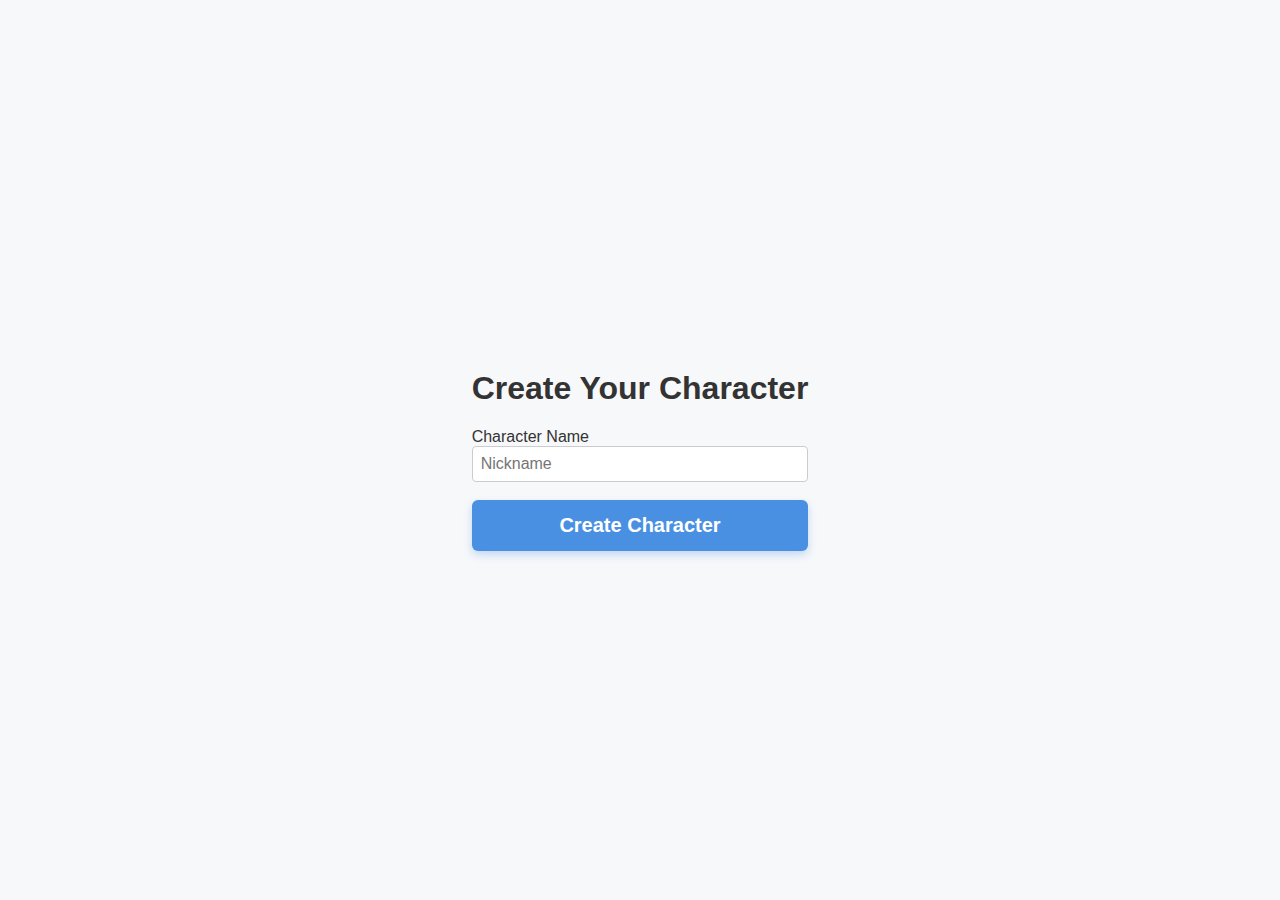
<file: index.html>
<!DOCTYPE html>
<html lang="en">
<head>
    <meta charset="UTF-8">
    <meta name="viewport" content="width=device-width, initial-scale=1.0">
    <title>Not Fight Club</title>
    <link rel="stylesheet" href="index.css">
    <link rel="icon" href="5.png">
</head>
<body>
    <main>
        <form id="registerForm">
            <h1>Create Your Character</h1>
            <div>
                <label>Character Name</label>
                <input id="nameInput" type="text" name="Name" placeholder="Nickname" required><br>
            </div>
            <div><button type="submit">Create Character</button></div>
        </form>
    </main>

    <script src="index.js" defer></script>
</body>
</html>
</file>
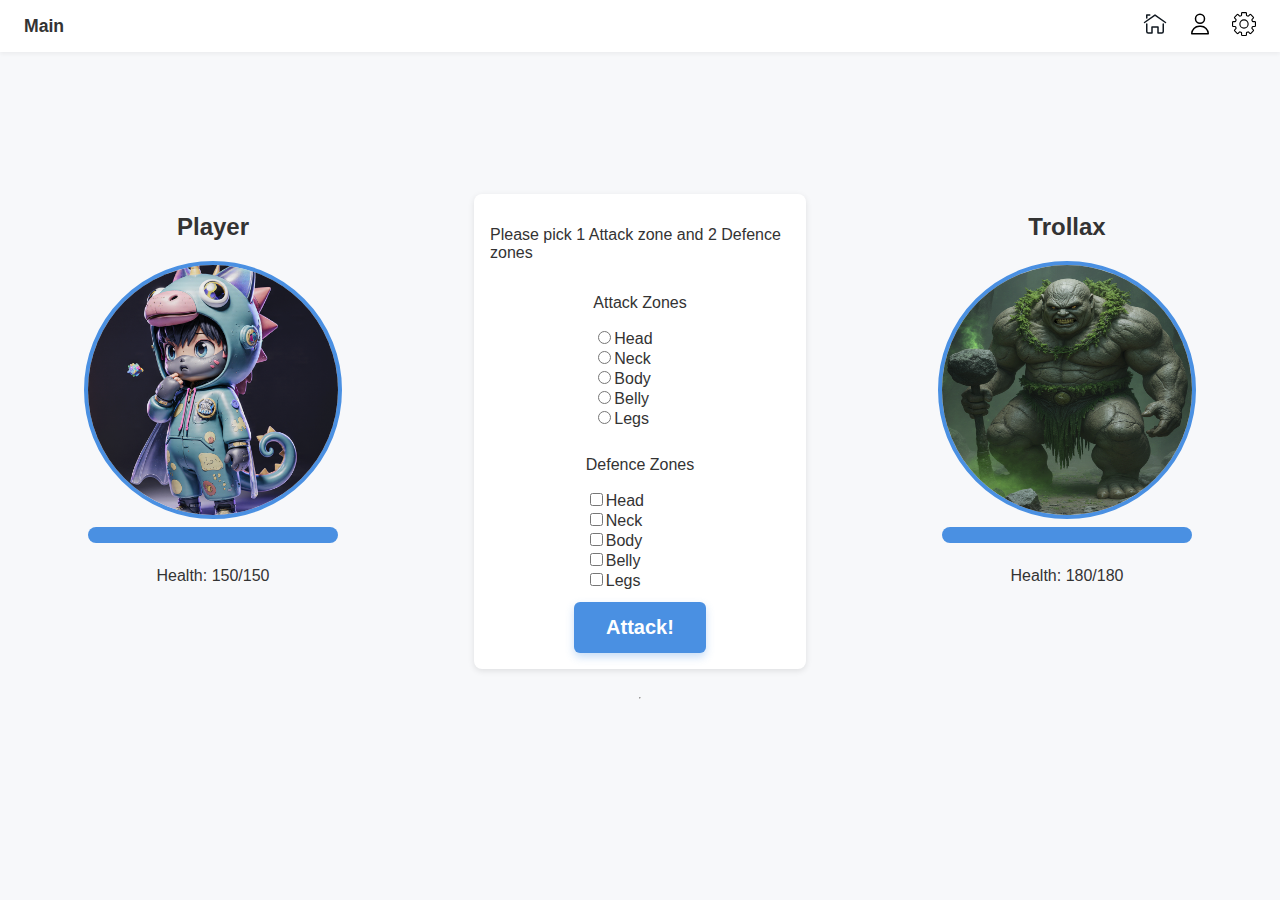
<file: fight.html>
<!DOCTYPE html>
<html lang="en">
<head>
    <meta charset="UTF-8">
    <meta name="viewport" content="width=device-width, initial-scale=1.0">
    <title>Settings</title>
    <link rel="stylesheet" href="index.css">
    <link rel="icon" href="5.png">
</head>
<body>
    <header>
        <p>Main</p>
        <div class="icons">
            <a href="home.html"><img src="home.svg" alt="home"></a>
            <a href="profile.html"><img src="profile.svg" alt="profile"></a>
            <a href="settings.html"><img src="setting.svg" alt="setting"></a>
        </div>
    </header>

    <main>
        <div class="fight-row">

            <div class="fighter player">
                <h2><span id="currentName">Player</span></h2>
                <div id="avatarContainer" class="profile-avatar">
                    <img id="currentAvatar" src="3.png" alt="Character">
                </div>
                <div class="health-bar"><div id="playerHealthBar" class="health-fill"></div></div>
                <p>Health: <span id="playerHealth">150/150</span></p>
            </div>

            <div class="fight-controls">
                <p>Please pick 1 Attack zone and 2 Defence zones</p>
                <div>
                    <p>Attack Zones</p>
                    <label><input type="radio" name="attack" value="Head">Head</label>
                    <label><input type="radio" name="attack" value="Neck">Neck</label>
                    <label><input type="radio" name="attack" value="Body">Body</label>
                    <label><input type="radio" name="attack" value="Belly">Belly</label>
                    <label><input type="radio" name="attack" value="Legs">Legs</label>
                </div>
                <div>
                    <p>Defence Zones</p>
                    <label><input type="checkbox" name="defence" value="Head">Head</label>
                    <label><input type="checkbox" name="defence" value="Neck">Neck</label>
                    <label><input type="checkbox" name="defence" value="Body">Body</label>
                    <label><input type="checkbox" name="defence" value="Belly">Belly</label>
                    <label><input type="checkbox" name="defence" value="Legs">Legs</label>
                </div>
                <button id="attackBtn" type="button">Attack!</button>
            </div>

            <div class="fighter enemy">
                <h2 id="enemyName">NeonWhisk</h2>
                <img id="enemyAvatar" src="6.png" alt="Character" class="profile-avatar">
                <div class="health-bar"><div id="enemyHealthBar" class="health-fill"></div></div>
                <p>Health: <span id="enemyHealth">120/120</span></p>
            </div>
        </div>
        <hr>
        <div>
            <p></p>
        </div>
    </main>

    <script src="fight.js" defer></script>
</body>
</html>
</file>
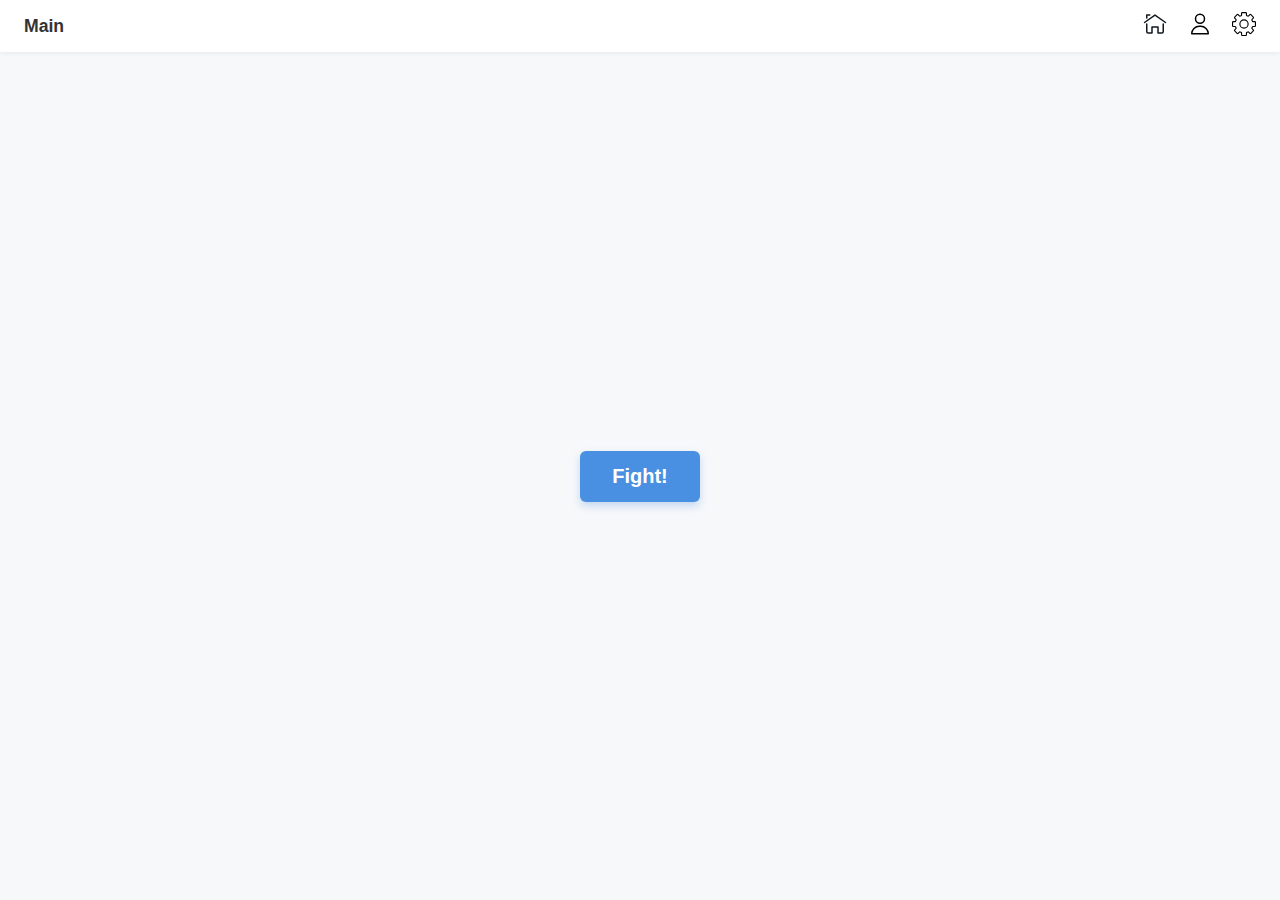
<file: home.html>
<!DOCTYPE html>
<html lang="en">
<head>
    <meta charset="UTF-8">
    <meta name="viewport" content="width=device-width, initial-scale=1.0">
    <title>Home</title>
    <link rel="stylesheet" href="index.css">
    <link rel="icon" href="5.png">
</head>
<body>
    <header>
        <p>Main</p>
        <div class="icons">
            <a href="home.html"><img src="home.svg" alt="home"></a>
            <a href="profile.html"><img src="profile.svg" alt="profile"></a>
            <a href="settings.html"><img src="setting.svg" alt="setting"></a>
        </div>
    </header>
    <main>
        <button id="btn-fight" class="btn-fight" type="button">Fight!</button>
    </main>

    <script src="home.js" defer></script>
</body>
</html>
</file>
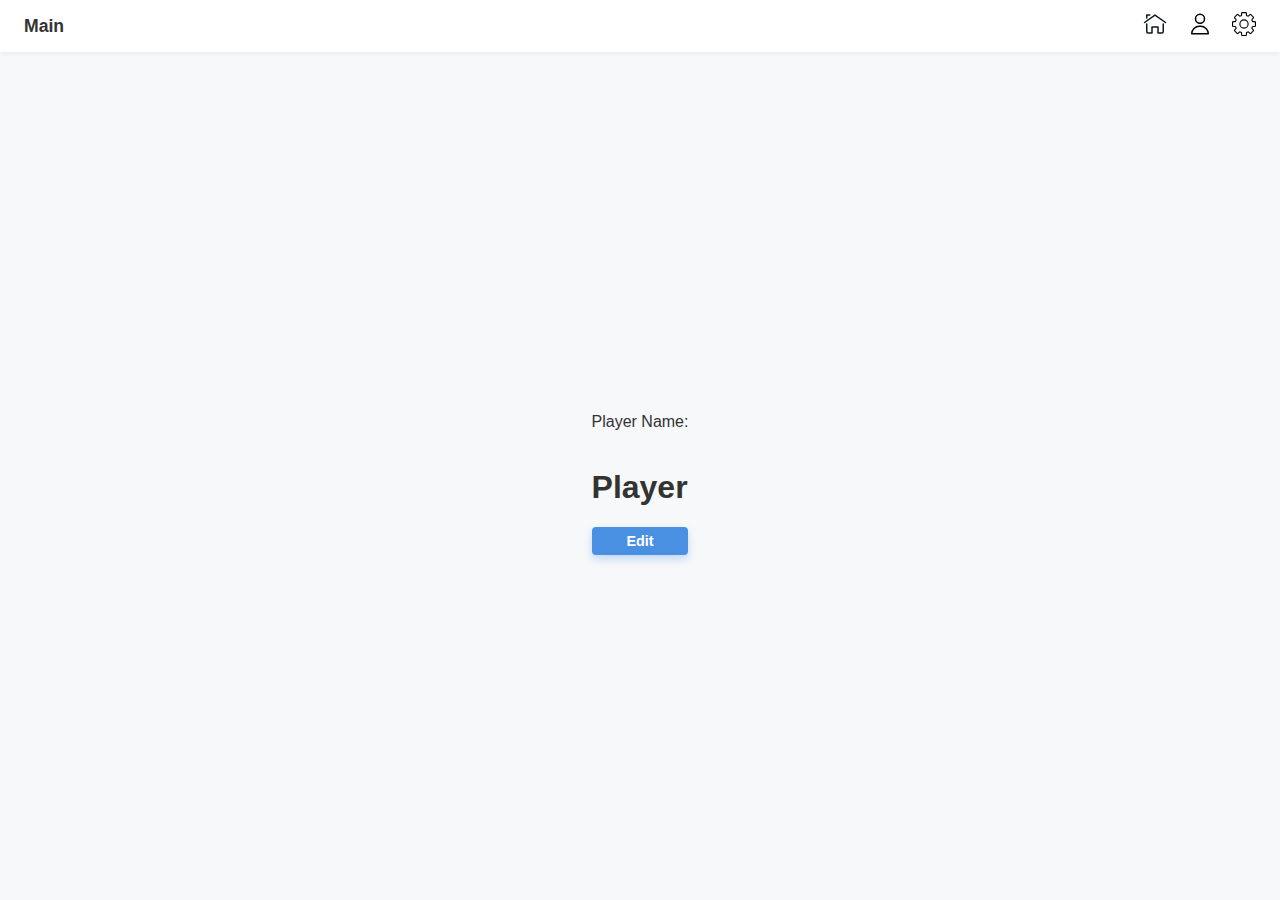
<file: settings.html>
<!DOCTYPE html>
<html lang="en">
<head>
    <meta charset="UTF-8">
    <meta name="viewport" content="width=device-width, initial-scale=1.0">
    <title>Settings</title>
    <link rel="stylesheet" href="index.css">
    <link rel="icon" href="5.png">
</head>
<body>
    <header>
        <p>Main</p>
        <div class="icons">
            <a href="home.html"><img src="home.svg" alt="home"></a>
            <a href="profile.html"><img src="profile.svg" alt="profile"></a>
            <a href="settings.html"><img src="setting.svg" alt="setting"></a>
        </div>
    </header>
    <main>
        <div  class="setting-row" id="view-mode"> 
            <p>Player Name:</p>
            <h1><span id="currentName">Player</span></h1>
            <button id="btn-edit" class="btn-small">Edit</button>
        </div>
        <div class="setting-row edit-row" id="edit-mode">
            <input id="inputName" type="text" placeholder="Nickname"><br>
            <button id="btn-save" class="btn-small">Save</button>
        </div>
    </main>

    <script src="setting.js" defer></script>
</body>
</html>
</file>
<file: index.css>
html, body {
  margin: 0;
  padding: 0;
  height: 100%;
}

body {
  font-family: 'Segoe UI', Tahoma, Geneva, Verdana, sans-serif;
  background-color: #f7f8fa;
  color: #333;
  display: flex;
  flex-direction: column;
}

header {
  display: flex;
  align-items: center;
  justify-content: space-between;
  padding: 12px 24px;
  background-color: #ffffff;
  box-shadow: 0 2px 4px rgba(0, 0, 0, 0.05);
}

header p {
  margin: 0;
  font-size: 1.1rem;
  font-weight: 600;
}

header a {
  display: inline-flex;
  align-items: center;
  text-decoration: none;
}

header a img {
  width: 24px;
  height: 24px;
  margin-left: 16px;
  transition: transform 0.2s ease;
}

header a img:hover {
  transform: scale(1.1);
}

header hr {
  flex-grow: 1;
  border: none;
  border-bottom: 1px solid #e0e0e0;
  margin: 0 24px;
}

main {
  flex-grow: 1;
  display: flex;
  flex-direction: column;
  justify-content: center;
  align-items: center;
  padding: 24px;
  gap: 20px;
}

main div{
  display: flex;
  flex-direction: column;
}

button {
  padding: 14px 32px;
  font-size: 1.25rem;
  font-weight: 600;
  color: #ffffff;
  background-color: #4a90e2;
  border: none;
  border-radius: 6px;
  box-shadow: 0 4px 8px rgba(74, 144, 226, 0.3);
  cursor: pointer;
  transition: background-color 0.2s ease, box-shadow 0.2s ease;
}

button:hover {
  background-color: #357abd;
  box-shadow: 0 6px 12px rgba(53, 122, 189, 0.4);
}

button:active {
  background-color: #2a5f9e;
  box-shadow: 0 2px 4px rgba(42, 95, 158, 0.5);
}

#icons{
    margin-right: 0 auto;
}

.edit-row {
  display: none;
}

.btn-small {
  padding: 6px 12px;
  font-size: 0.9rem;
  border: none;
  border-radius: 4px;
  background-color: #4a90e2;
  color: #fff;
  cursor: pointer;
  transition: background-color 0.2s;
}

.btn-small:hover {
  background-color: #357abd;
}

input[type="text"] {
  padding: 8px;
  font-size: 1rem;
  border: 1px solid #ccc;
  border-radius: 4px;
}

.profile-avatar {
  width: 250px;
  height: 250px;
  border-radius: 50%;
  overflow: hidden;
  cursor: pointer;
  border: 4px solid #4a90e2;
}

.profile-avatar img {
  width: 100%;
  height: 100%;
  object-fit: cover;
}

.avatar-selector {
  position: fixed;
  top: 0; 
  left: 0; 
  right:0; 
  bottom:0;
  background: rgba(0,0,0,0.5);
  display: flex;
  flex-direction: column;
  align-items: center;
  justify-content: center;
}

.avatar-selector.hidden {
  display: none;
}

.avatar-selector h2 {
  margin-bottom: 12px;
  color: #fff;
}

.avatars-list {
  display: flex;
  gap: 16px;
}

.avatar-option {
  width: 80px;
  height: 80px;
  border-radius: 50%;
  border: 3px solid #fff;
  cursor: pointer;
  transition: transform 0.2s, border-color 0.2s;
}

.avatar-option:hover {
  transform: scale(1.1);
  border-color: #ffd700;
}

.fight-row {
  display: flex;
  justify-content: space-around;
  align-items: flex-start;
  flex-direction: row;
  gap: 40px;
  width: 100%;
  max-width: 1200px;
}

.fighter {
  display: flex;
  flex-direction: column;
  align-items: center;
  width: 250px;
}

.fight-controls {
  display: flex;
  flex-direction: column;
  align-items: center;
  max-width: 300px;
  padding: 16px;
  background-color: #fff;
  border-radius: 8px;
  box-shadow: 0 2px 6px rgba(0,0,0,0.1);
}

.fight-controls div {
  margin-bottom: 12px;
}

.health-bar {
  width: 100%;
  height: 16px;
  background-color: #e0e0e0;
  border-radius: 8px;
  overflow: hidden;
  margin: 8px 0;
}

.health-fill {
  height: 100%;
  background-color: #4a90e2;
  width: 100%;
  transition: width 0.3s ease;
}

button:disabled {
  background-color: #cccccc;
  color: #888;
  box-shadow: none;
  cursor: not-allowed;
  opacity: 0.6;
}

@keyframes shake {
  0% { transform: translateX(0); }
  25% { transform: translateX(-6px); }
  50% { transform: translateX(6px); }
  75% { transform: translateX(-4px); }
  100% { transform: translateX(0); }
}

.hit {
  animation: shake 0.4s ease;
}
</file>
